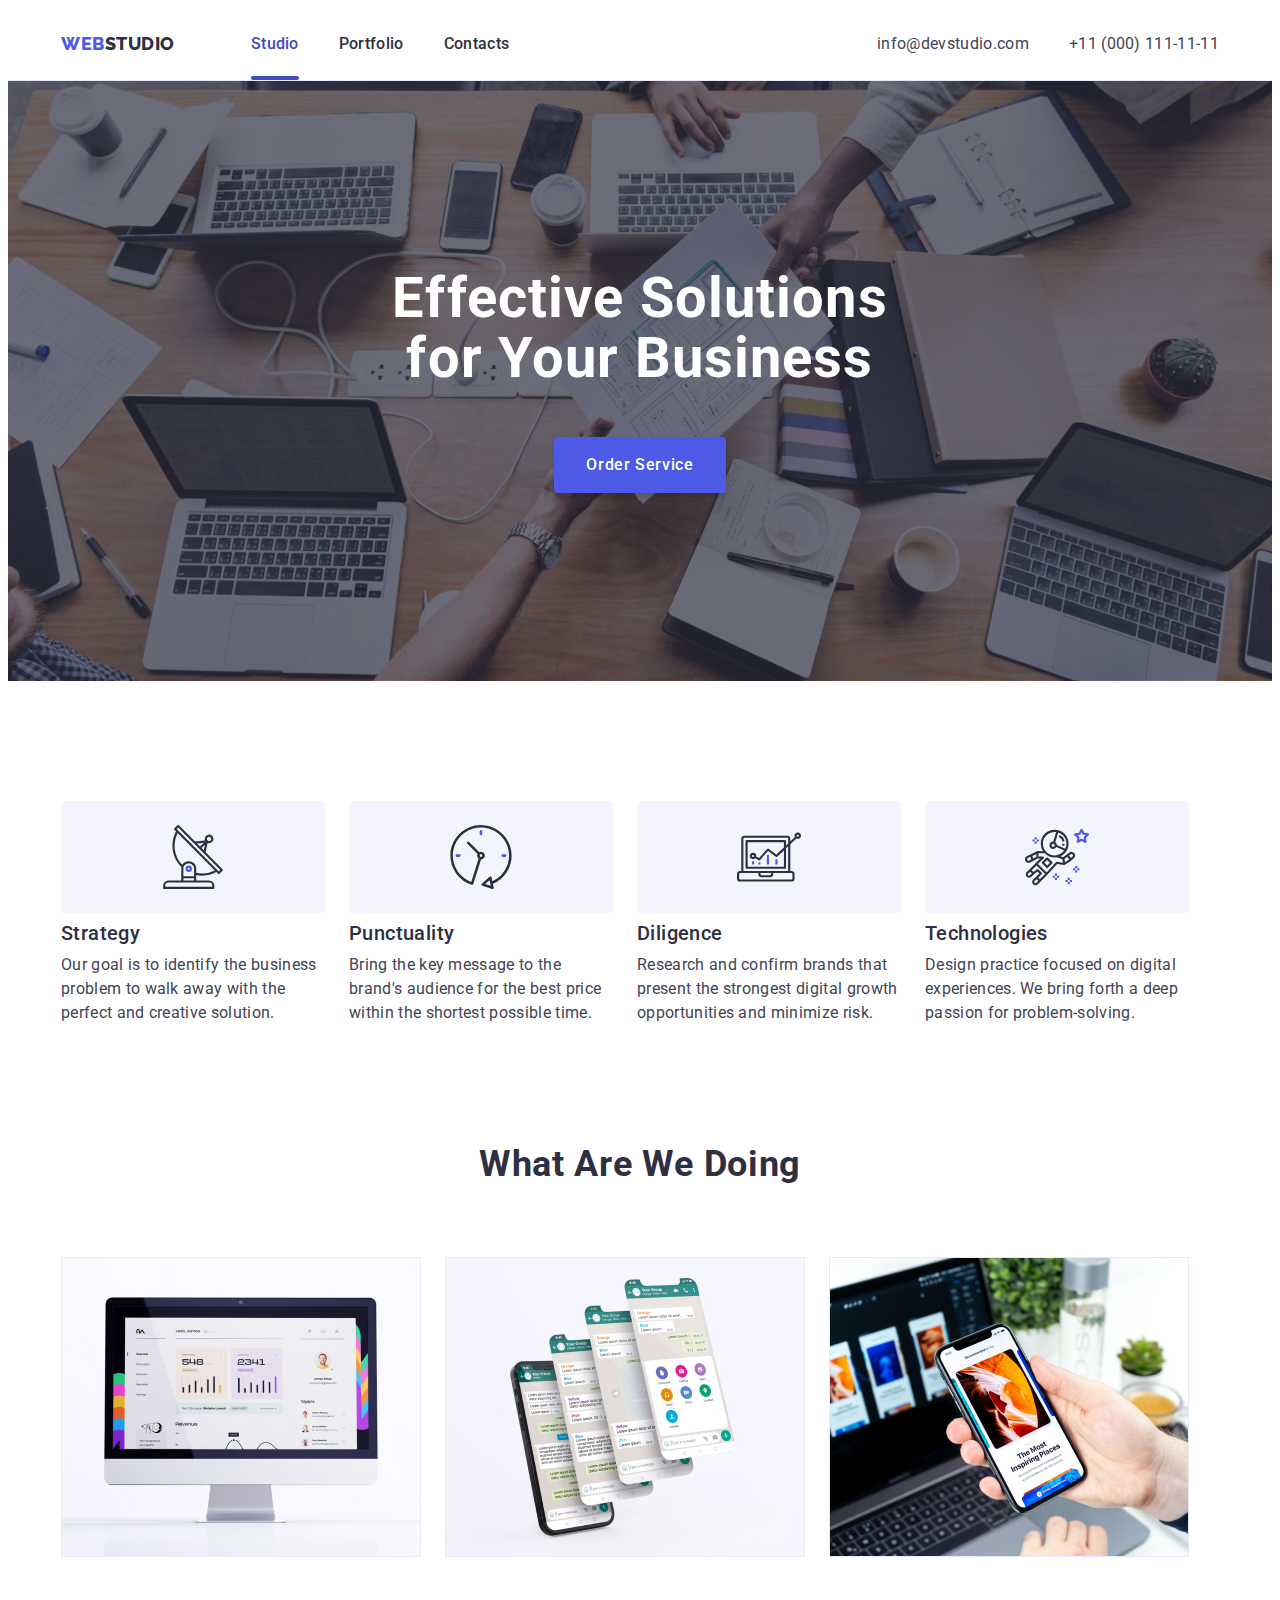
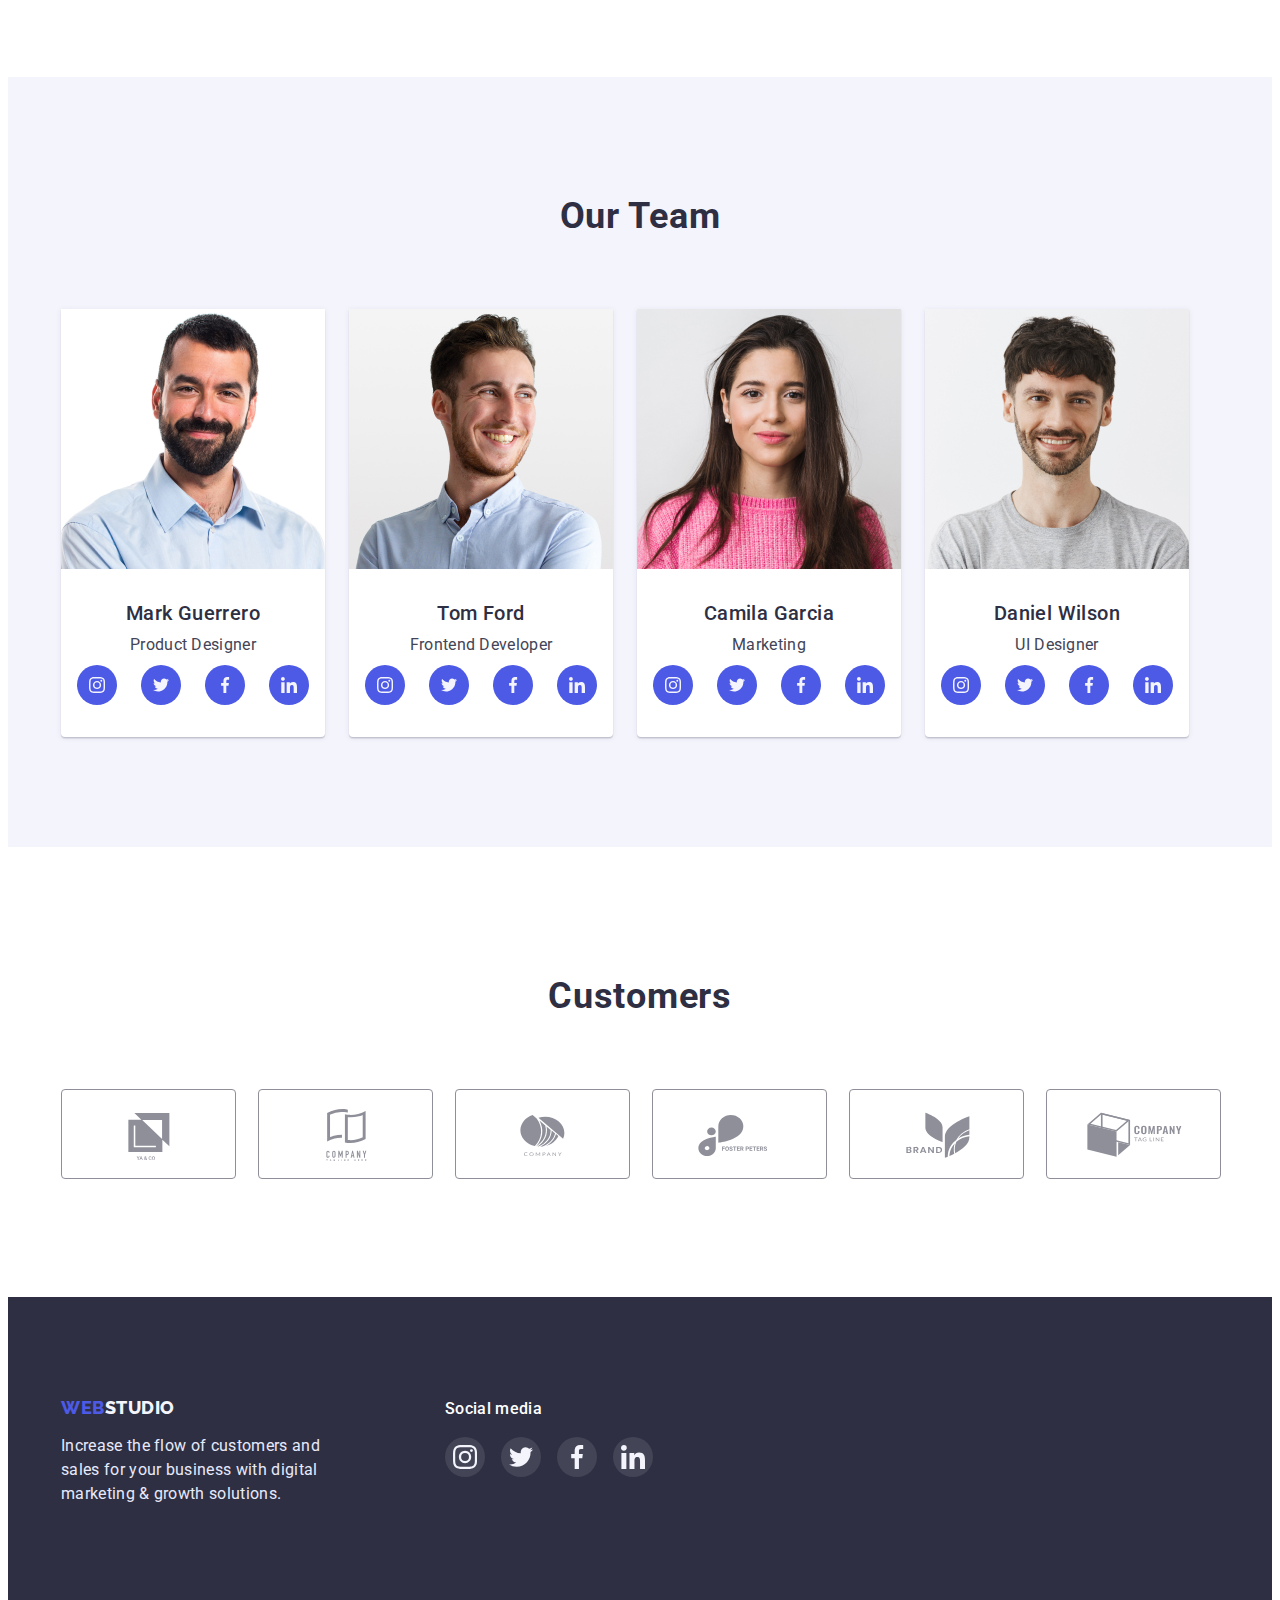
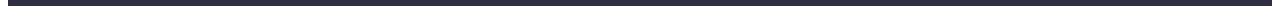
<file: index.html>
<!DOCTYPE html>
<html lang="en">
  <head>
    <meta charset="UTF-8" />
    <meta http-equiv="X-UA-Compatible" content="IE=edge" />
    <meta name="viewport" content="width=device-width, initial-scale=1.0" />
    <title>WebStudio</title>
    <link rel="preconnect" href="https://fonts.googleapis.com" />
    <link rel="preconnect" href="https://fonts.gstatic.com" crossorigin />
    <link
      href="https://fonts.googleapis.com/css2?family=Raleway:wght@800&family=Roboto:wght@400;500;700;900&display=swap"
      rel="stylesheet"
    />
    <link
      rel="stylesheet"
      href="https://cdnjs.cloudflare.com/ajax/libs/modern-normalize/1.1.0/modern-normalize.min.css"
      integrity="sha512-wpPYUAdjBVSE4KJnH1VR1HeZfpl1ub8YT/NKx4PuQ5NmX2tKuGu6U/JRp5y+Y8XG2tV+wKQpNHVUX03MfMFn9Q=="
      crossorigin="anonymous"
      referrerpolicy="no-referrer"
    />
    <link rel="stylesheet" href="./css/styles.css" />
  </head>

  <body>
    <header class="header">
      <div class="container header-container">
        <nav class="header-navigation">
          <a class="header-logo link" href="./index.html"
            ><span class="header-logo-part">Web</span>Studio</a
          >
          <ul class="header-list list">
            <li class="header-item">
              <a class="header-link link current" href="./index.html">Studio</a>
            </li>
            <li class="header-item">
              <a class="header-link link" href="./portfolio.html">Portfolio</a>
            </li>
            <li class="header-item">
              <a class="header-link link" href="">Contacts</a>
            </li>
          </ul>
        </nav>

        <address class="header-address">
          <ul class="header-address-list list">
            <li class="header-address-item">
              <a
                class="header-address-link link"
                href="mailto:info@devstudio.com"
                >info@devstudio.com</a
              >
            </li>
            <li class="header-address-item">
              <a class="header-address-link link" href="tel:+110001111111"
                >+11 (000) 111-11-11</a
              >
            </li>
          </ul>
        </address>
      </div>
    </header>

    <main>
      <section class="hero">
        <div class="container">
          <h1 class="hero-title">Effective Solutions for Your Business</h1>
          <button class="hero-btn" type="button" data-modal-open>
            Order Service
          </button>
        </div>
      </section>

      <section class="features">
        <div class="container">
          <h2 class="visually-hidden">Company's features</h2>

          <ul class="features-list list">
            <li class="features-item">
              <div class="features-item-icons">
                <svg class="features-icon" width="64" height="64">
                  <use href="./images/icons.svg#icon-antenna"></use>
                </svg>
              </div>
              <h3 class="features-item-title">Strategy</h3>
              <p class="features-item-text">
                Our goal is to identify the business problem to walk away with
                the perfect and creative solution.
              </p>
            </li>

            <li class="features-item">
              <div class="features-item-icons">
                <svg class="features-icon" width="64" height="64">
                  <use href="./images/icons.svg#icon-clock"></use>
                </svg>
              </div>
              <h3 class="features-item-title">Punctuality</h3>
              <p class="features-item-text">
                Bring the key message to the brand's audience for the best price
                within the shortest possible time.
              </p>
            </li>

            <li class="features-item">
              <div class="features-item-icons">
                <svg class="features-icon" width="64" height="64">
                  <use href="./images/icons.svg#icon-diagram"></use>
                </svg>
              </div>
              <h3 class="features-item-title">Diligence</h3>
              <p class="features-item-text">
                Research and confirm brands that present the strongest digital
                growth opportunities and minimize risk.
              </p>
            </li>

            <li class="features-item">
              <div class="features-item-icons">
                <svg class="features-icon" width="64" height="64">
                  <use href="./images/icons.svg#icon-astronaut"></use>
                </svg>
              </div>
              <h3 class="features-item-title">Technologies</h3>
              <p class="features-item-text">
                Design practice focused on digital experiences. We bring forth a
                deep passion for problem-solving.
              </p>
            </li>
          </ul>
        </div>
      </section>

      <section class="doing">
        <div class="container">
          <h2 class="doing-title">What are we doing</h2>

          <ul class="doing-list list">
            <li>
              <img src="./images/img1.jpg" alt="Computer display" width="360" />
            </li>

            <li>
              <img
                src="./images/img2.jpg"
                alt="Cell phone showing the app"
                width="360"
              />
            </li>

            <li>
              <img
                src="./images/img3.jpg"
                alt="Cell phone with an open web page"
                width="360"
              />
            </li>
          </ul>
        </div>
      </section>

      <section class="team">
        <div class="container">
          <h2 class="team-title">Our Team</h2>
          <ul class="team-list list">
            <li class="team-item">
              <img
                src="./images/img-photo1.jpg"
                alt="Mark Guerrero"
                width="264"
              />
              <div class="team-item-wrap">
                <h3 class="team-item-title">Mark Guerrero</h3>
                <p class="team-item-text">Product Designer</p>
                <ul class="team-soc-list list">
                  <li class="team-soc-item">
                    <a href="" class="team-soc-link link">
                      <svg class="team-soc-icon" width="16" height="16">
                        <use href="./images/icons.svg#icon-instagram"></use>
                      </svg>
                    </a>
                  </li>
                  <li class="team-soc-item">
                    <a href="" class="team-soc-link link">
                      <svg class="team-soc-icon" width="16" height="16">
                        <use href="./images/icons.svg#icon-twitter"></use>
                      </svg>
                    </a>
                  </li>
                  <li class="team-soc-item">
                    <a href="" class="team-soc-link link">
                      <svg class="team-soc-icon" width="16" height="16">
                        <use href="./images/icons.svg#icon-facebook"></use>
                      </svg>
                    </a>
                  </li>
                  <li class="team-soc-item">
                    <a href="" class="team-soc-link link">
                      <svg class="team-soc-icon" width="16" height="16">
                        <use href="./images/icons.svg#icon-linkedin"></use>
                      </svg>
                    </a>
                  </li>
                </ul>
              </div>
            </li>

            <li class="team-item">
              <img src="./images/img-photo2.jpg" alt="Tom Ford" width="264" />
              <div class="team-item-wrap">
                <h3 class="team-item-title">Tom Ford</h3>
                <p class="team-item-text">Frontend Developer</p>
                <ul class="team-soc-list list">
                  <li class="team-soc-item">
                    <a href="" class="team-soc-link link">
                      <svg class="team-soc-icon" width="16" height="16">
                        <use href="./images/icons.svg#icon-instagram"></use>
                      </svg>
                    </a>
                  </li>
                  <li class="team-soc-item">
                    <a href="" class="team-soc-link link">
                      <svg class="team-soc-icon" width="16" height="16">
                        <use href="./images/icons.svg#icon-twitter"></use>
                      </svg>
                    </a>
                  </li>
                  <li class="team-soc-item">
                    <a href="" class="team-soc-link link">
                      <svg class="team-soc-icon" width="16" height="16">
                        <use href="./images/icons.svg#icon-facebook"></use>
                      </svg>
                    </a>
                  </li>
                  <li class="team-soc-item">
                    <a href="" class="team-soc-link link">
                      <svg class="team-soc-icon" width="16" height="16">
                        <use href="./images/icons.svg#icon-linkedin"></use>
                      </svg>
                    </a>
                  </li>
                </ul>
              </div>
            </li>

            <li class="team-item">
              <img
                src="./images/img-photo3.jpg"
                alt="Camila Garcia"
                width="264"
              />
              <div class="team-item-wrap">
                <h3 class="team-item-title">Camila Garcia</h3>
                <p class="team-item-text">Marketing</p>
                <ul class="team-soc-list list">
                  <li class="team-soc-item">
                    <a href="" class="team-soc-link link">
                      <svg class="team-soc-icon" width="16" height="16">
                        <use href="./images/icons.svg#icon-instagram"></use>
                      </svg>
                    </a>
                  </li>
                  <li class="team-soc-item">
                    <a href="" class="team-soc-link link">
                      <svg class="team-soc-icon" width="16" height="16">
                        <use href="./images/icons.svg#icon-twitter"></use>
                      </svg>
                    </a>
                  </li>
                  <li class="team-soc-item">
                    <a href="" class="team-soc-link link">
                      <svg class="team-soc-icon" width="16" height="16">
                        <use href="./images/icons.svg#icon-facebook"></use>
                      </svg>
                    </a>
                  </li>
                  <li class="team-soc-item">
                    <a href="" class="team-soc-link link">
                      <svg class="team-soc-icon" width="16" height="16">
                        <use href="./images/icons.svg#icon-linkedin"></use>
                      </svg>
                    </a>
                  </li>
                </ul>
              </div>
            </li>

            <li class="team-item">
              <img
                src="./images/img-photo4.jpg"
                alt="Daniel Wilson"
                width="264"
              />
              <div class="team-item-wrap">
                <h3 class="team-item-title">Daniel Wilson</h3>
                <p class="team-item-text">UI Designer</p>
                <ul class="team-soc-list list">
                  <li class="team-soc-item">
                    <a href="" class="team-soc-link link">
                      <svg class="team-soc-icon" width="16" height="16">
                        <use href="./images/icons.svg#icon-instagram"></use>
                      </svg>
                    </a>
                  </li>
                  <li class="team-soc-item">
                    <a href="" class="team-soc-link link">
                      <svg class="team-soc-icon" width="16" height="16">
                        <use href="./images/icons.svg#icon-twitter"></use>
                      </svg>
                    </a>
                  </li>
                  <li class="team-soc-item">
                    <a href="" class="team-soc-link link">
                      <svg class="team-soc-icon" width="16" height="16">
                        <use href="./images/icons.svg#icon-facebook"></use>
                      </svg>
                    </a>
                  </li>
                  <li class="team-soc-item">
                    <a href="" class="team-soc-link link">
                      <svg class="team-soc-icon" width="16" height="16">
                        <use href="./images/icons.svg#icon-linkedin"></use>
                      </svg>
                    </a>
                  </li>
                </ul>
              </div>
            </li>
          </ul>
        </div>
      </section>

      <section class="customers">
        <div class="container">
          <h2 class="customers-title">Customers</h2>
          <ul class="customers-list list">
            <li class="customers-item">
              <a href="" class="customers-link link">
                <svg class="customers-icon" width="104" height="56">
                  <use href="./images/icons.svg#icon-logo1"></use>
                </svg>
              </a>
            </li>
            <li class="customers-item">
              <a href="" class="customers-link link">
                <svg class="customers-icon" width="104" height="56">
                  <use href="./images/icons.svg#icon-logo2"></use>
                </svg>
              </a>
            </li>
            <li class="customers-item">
              <a href="" class="customers-link link">
                <svg class="customers-icon" width="104" height="56">
                  <use href="./images/icons.svg#icon-logo3"></use>
                </svg>
              </a>
            </li>
            <li class="customers-item">
              <a href="" class="customers-link link">
                <svg class="customers-icon" width="104" height="56">
                  <use href="./images/icons.svg#icon-logo4"></use>
                </svg>
              </a>
            </li>
            <li class="customers-item">
              <a href="" class="customers-link link">
                <svg class="customers-icon" width="104" height="56">
                  <use href="./images/icons.svg#icon-logo5"></use>
                </svg>
              </a>
            </li>
            <li class="customers-item">
              <a href="" class="customers-link link">
                <svg class="customers-icon" width="104" height="56">
                  <use href="./images/icons.svg#icon-logo6"></use>
                </svg>
              </a>
            </li>
          </ul>
        </div>
      </section>
    </main>
    <div class="backdrop is-hidden" data-modal>
      <div class="modal">
        <button type="button" class="modal-close" data-modal-close>
          <svg class="modal-close-button" width="8" height="8">
            <use href="./images/icons.svg#icon-close-button"></use>
          </svg>
        </button>
      </div>
    </div>

    <footer class="footer">
      <div class="container footer-container">
        <div>
          <a class="footer-logo link" href="./index.html">
            <span class="footer-logo-part">Web</span>Studio</a
          >
          <p class="footer-text">
            Increase the flow of customers and sales for your business with
            digital marketing & growth solutions.
          </p>
        </div>
        <div class="footer-soc">
          <p class="footer-soc-title">Social media</p>
          <ul class="footer-soc-list list">
            <li class="footer-soc-item">
              <a href="" class="footer-soc-link">
                <svg class="footer-soc-icon" width="24" height="24">
                  <use href="./images/icons.svg#icon-instagram"></use>
                </svg>
              </a>
            </li>
            <li class="footer-soc-item">
              <a href="" class="footer-soc-link">
                <svg class="footer-soc-icon" width="24" height="24">
                  <use href="./images/icons.svg#icon-twitter"></use>
                </svg>
              </a>
            </li>
            <li class="footer-soc-item">
              <a href="" class="footer-soc-link">
                <svg class="footer-soc-icon" width="24" height="24">
                  <use href="./images/icons.svg#icon-facebook"></use>
                </svg>
              </a>
            </li>
            <li class="footer-soc-item">
              <a href="" class="footer-soc-link">
                <svg class="footer-soc-icon" width="24" height="24">
                  <use href="./images/icons.svg#icon-linkedin"></use>
                </svg>
              </a>
            </li>
          </ul>
        </div>
      </div>
    </footer>
    <script src="./js/modal.js"></script>
  </body>
</html>
</file>
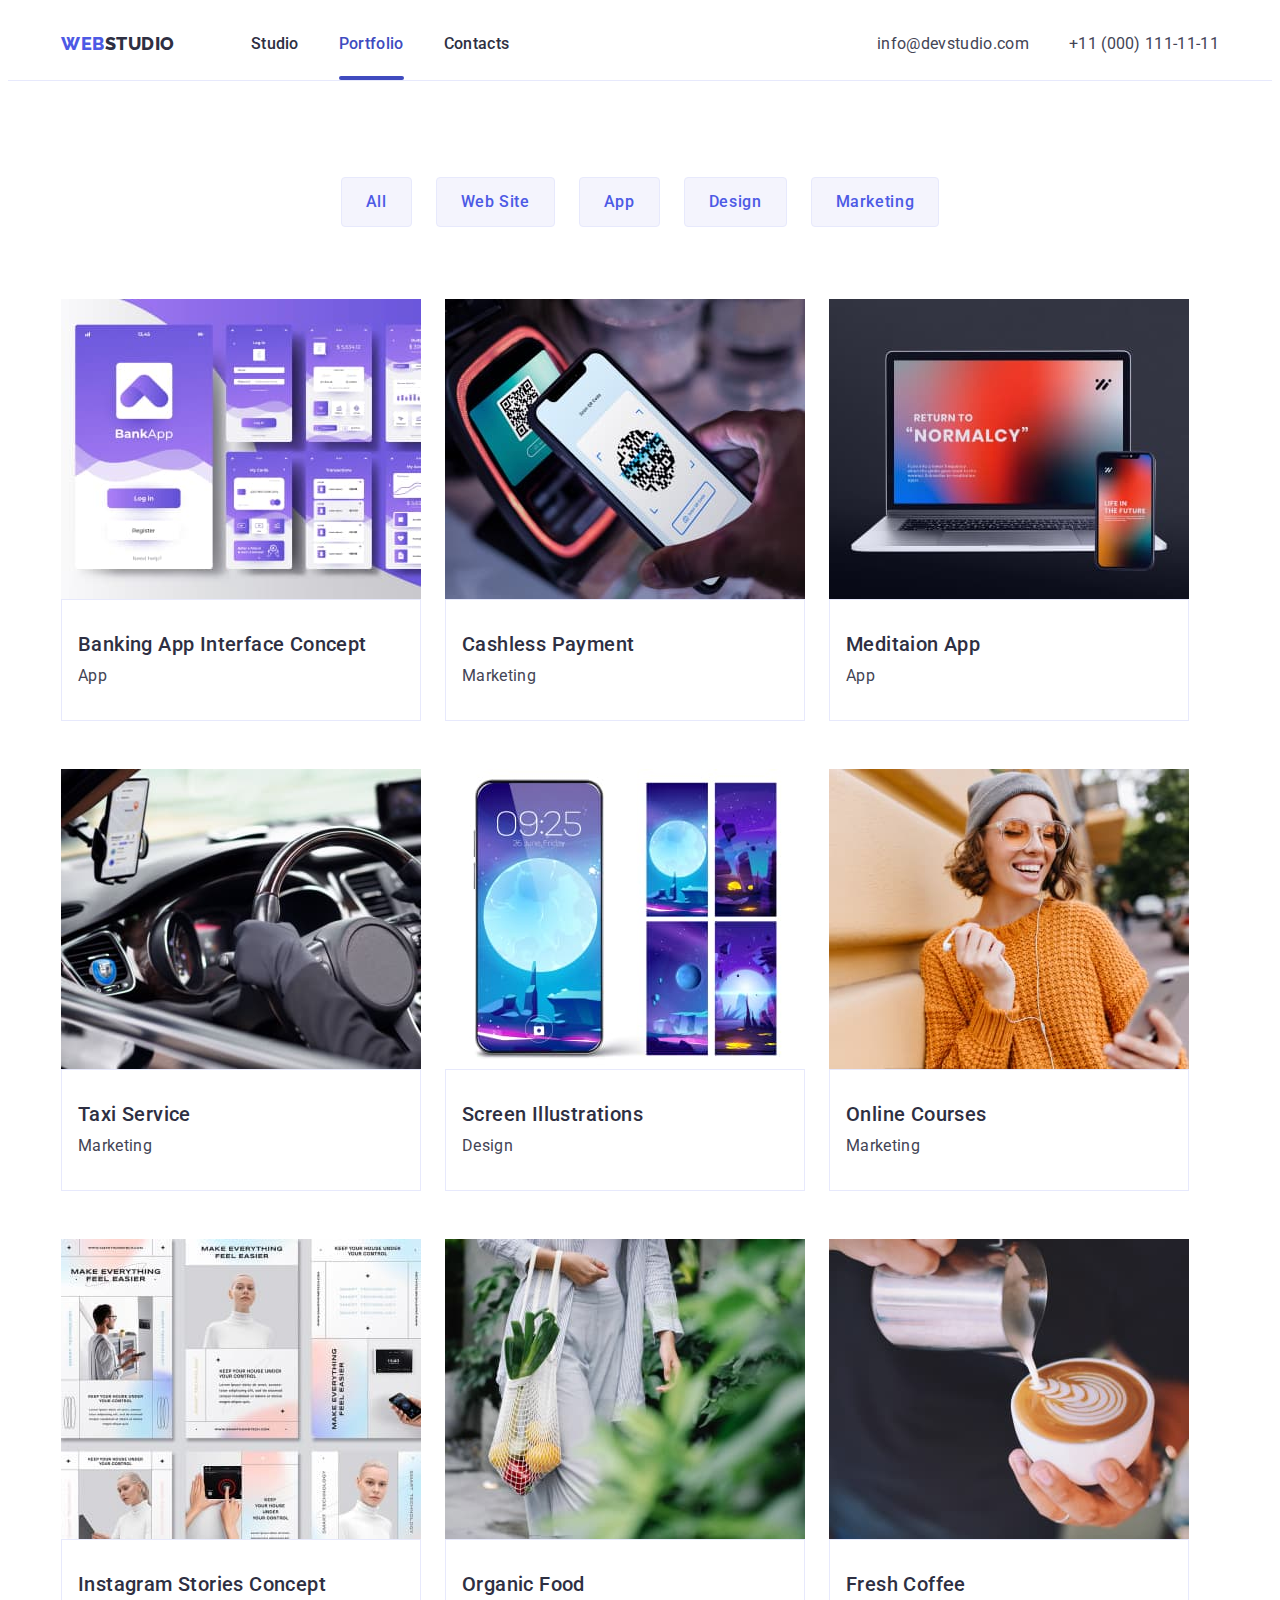
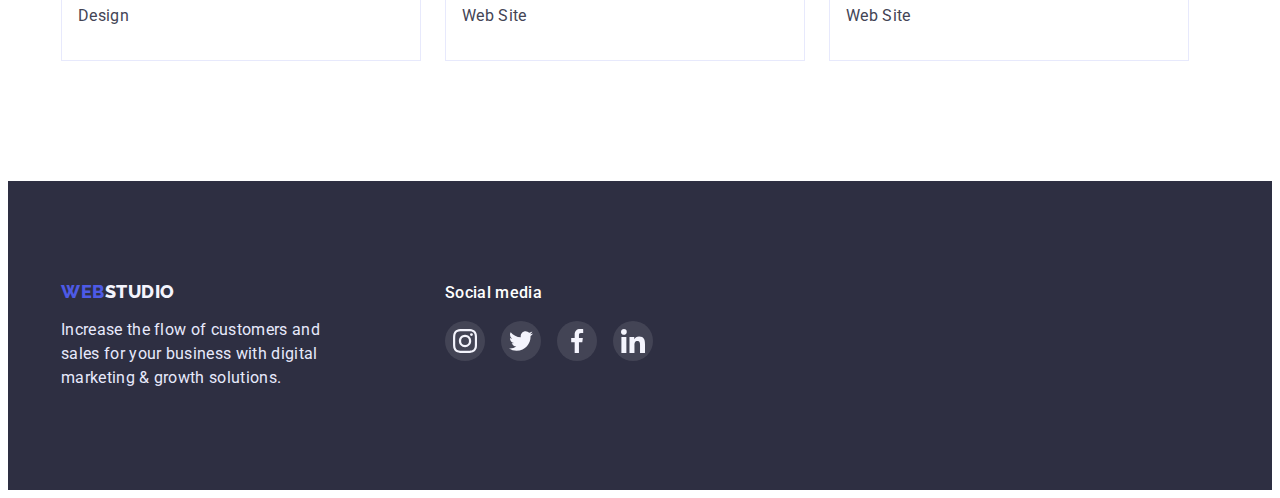
<file: portfolio.html>
<!DOCTYPE html>
<html lang="en">
  <head>
    <meta charset="UTF-8" />
    <meta http-equiv="X-UA-Compatible" content="IE=edge" />
    <meta name="viewport" content="width=device-width, initial-scale=1.0" />
    <title>Portfolio</title>

    <link rel="preconnect" href="https://fonts.googleapis.com" />
    <link rel="preconnect" href="https://fonts.gstatic.com" crossorigin />
    <link
      href="https://fonts.googleapis.com/css2?family=Raleway:wght@800&family=Roboto:wght@400;500;700;900&display=swap"
      rel="stylesheet"
    />
    <link
      rel="stylesheet"
      href="https://cdnjs.cloudflare.com/ajax/libs/modern-normalize/1.1.0/modern-normalize.min.css"
      integrity="sha512-wpPYUAdjBVSE4KJnH1VR1HeZfpl1ub8YT/NKx4PuQ5NmX2tKuGu6U/JRp5y+Y8XG2tV+wKQpNHVUX03MfMFn9Q=="
      crossorigin="anonymous"
      referrerpolicy="no-referrer"
    />
    <link rel="stylesheet" href="./css/styles.css" />
  </head>
  <body>
    <header class="header">
      <div class="container header-container">
        <nav class="header-navigation">
          <a class="header-logo link" href="./index.html"
            ><span class="header-logo-part">Web</span>Studio</a
          >
          <ul class="header-list list">
            <li class="header-item">
              <a class="header-link link" href="./index.html">Studio</a>
            </li>
            <li class="header-item">
              <a class="header-link link current" href="./portfolio.html"
                >Portfolio</a
              >
            </li>
            <li class="header-item">
              <a class="header-link link" href="">Contacts</a>
            </li>
          </ul>
        </nav>

        <address class="header-address">
          <ul class="header-address-list list">
            <li class="header-address-item">
              <a
                class="header-address-link link"
                href="mailto:info@devstudio.com"
                >info@devstudio.com</a
              >
            </li>
            <li class="header-address-item">
              <a class="header-address-link link" href="tel:+110001111111"
                >+11 (000) 111-11-11</a
              >
            </li>
          </ul>
        </address>
      </div>
    </header>
    <main>
      <section class="portfolio">
        <div class="container">
          <h1 class="visually-hidden">Poftfolio</h1>
          <ul class="portfolio-list list">
            <li class="portfolio-item">
              <button class="portfolio-item-btn" type="button">All</button>
            </li>
            <li class="portfolio-item">
              <button class="portfolio-item-btn" type="button">Web Site</button>
            </li>
            <li class="portfolio-item">
              <button class="portfolio-item-btn" type="button">App</button>
            </li>
            <li class="portfolio-item">
              <button class="portfolio-item-btn" type="button">Design</button>
            </li>
            <li class="portfolio-item">
              <button class="portfolio-item-btn" type="button">
                Marketing
              </button>
            </li>
          </ul>

          <ul class="portfolio-box list">
            <li class="portfolio-box-item">
              <a class="portfolio-box-link link" href="">
                <div class="portfolio-cover-wrap">
                  <img
                    src="./images/images-portfolio/portfolio1.jpg"
                    alt="Interface of the banking application on the phone."
                    width="360"
                  />
                  <p class="portfolio-cover-text">
                    14 Stylish and User-Friendly App Design Concepts · Task
                    Manager App · Calorie Tracker App · Exotic Fruit Ecommerce
                    App · Cloud Storage App
                  </p>
                </div>
                <div class="portfolio-box-wrap">
                  <h2 class="portfolio-box-item-title">
                    Banking App Interface Concept
                  </h2>
                  <p class="portfolio-box-item-text">App</p>
                </div>
              </a>
            </li>
            <li class="portfolio-box-item">
              <a class="portfolio-box-link link" href="">
                <div class="portfolio-cover-wrap">
                  <img
                    src="./images/images-portfolio/portfolio2.jpg"
                    alt="The cell phone scans the barcode in order to make a cashless payment."
                    width="360"
                  />
                  <p class="portfolio-cover-text">
                    14 Stylish and User-Friendly App Design Concepts · Task
                    Manager App · Calorie Tracker App · Exotic Fruit Ecommerce
                    App · Cloud Storage App
                  </p>
                </div>
                <div class="portfolio-box-wrap">
                  <h2 class="portfolio-box-item-title">Cashless Payment</h2>
                  <p class="portfolio-box-item-text">Marketing</p>
                </div>
              </a>
            </li>
            <li class="portfolio-box-item">
              <a class="portfolio-box-link link" href="">
                <div class="portfolio-cover-wrap">
                  <img
                    src="./images/images-portfolio/portfolio3.jpg"
                    alt="The main page of the meditation app is shown on the cell phone and laptop screens next to each other."
                    width="360"
                  />
                  <p class="portfolio-cover-text">
                    14 Stylish and User-Friendly App Design Concepts · Task
                    Manager App · Calorie Tracker App · Exotic Fruit Ecommerce
                    App · Cloud Storage App
                  </p>
                </div>
                <div class="portfolio-box-wrap">
                  <h2 class="portfolio-box-item-title">Meditaion App</h2>
                  <p class="portfolio-box-item-text">App</p>
                </div>
              </a>
            </li>
            <li class="portfolio-box-item">
              <a class="portfolio-box-link link" href="">
                <div class="portfolio-cover-wrap">
                  <img
                    src="./images/images-portfolio/portfolio4.jpg"
                    alt="A view from the window of the interior of a car driven by a person using the taxi service."
                    width="360"
                  />
                  <p class="portfolio-cover-text">
                    14 Stylish and User-Friendly App Design Concepts · Task
                    Manager App · Calorie Tracker App · Exotic Fruit Ecommerce
                    App · Cloud Storage App
                  </p>
                </div>
                <div class="portfolio-box-wrap">
                  <h2 class="portfolio-box-item-title">Taxi Service</h2>
                  <p class="portfolio-box-item-text">Marketing</p>
                </div>
              </a>
            </li>
            <li class="portfolio-box-item">
              <a class="portfolio-box-link link" href="">
                <div class="portfolio-cover-wrap">
                  <img
                    src="./images/images-portfolio/portfolio5.jpg"
                    alt="Phone screen and 4 options of wallpapers on the phone with the image of the moon."
                    width="360"
                  />
                  <p class="portfolio-cover-text">
                    14 Stylish and User-Friendly App Design Concepts · Task
                    Manager App · Calorie Tracker App · Exotic Fruit Ecommerce
                    App · Cloud Storage App
                  </p>
                </div>
                <div class="portfolio-box-wrap">
                  <h2 class="portfolio-box-item-title">Screen Illustrations</h2>
                  <p class="portfolio-box-item-text">Design</p>
                </div>
              </a>
            </li>
            <li class="portfolio-box-item">
              <a class="portfolio-box-link link" href="">
                <div class="portfolio-cover-wrap">
                  <img
                    src="./images/images-portfolio/portfolio6.jpg"
                    alt="Smiling girl holding a cell phone in her hand."
                    width="360"
                  />
                  <p class="portfolio-cover-text">
                    14 Stylish and User-Friendly App Design Concepts · Task
                    Manager App · Calorie Tracker App · Exotic Fruit Ecommerce
                    App · Cloud Storage App
                  </p>
                </div>
                <div class="portfolio-box-wrap">
                  <h2 class="portfolio-box-item-title">Online Courses</h2>
                  <p class="portfolio-box-item-text">Marketing</p>
                </div>
              </a>
            </li>
            <li class="portfolio-box-item">
              <a class="portfolio-box-link link" href="">
                <div class="portfolio-cover-wrap">
                  <img
                    src="./images/images-portfolio/portfolio7.jpg"
                    alt="Examples of stories for an Instagram page."
                    width="360"
                  />
                  <p class="portfolio-cover-text">
                    14 Stylish and User-Friendly App Design Concepts · Task
                    Manager App · Calorie Tracker App · Exotic Fruit Ecommerce
                    App · Cloud Storage App
                  </p>
                </div>
                <div class="portfolio-box-wrap">
                  <h2 class="portfolio-box-item-title">
                    Instagram Stories Concept
                  </h2>
                  <p class="portfolio-box-item-text">Design</p>
                </div>
              </a>
            </li>
            <li class="portfolio-box-item">
              <a class="portfolio-box-link link" href="">
                <div class="portfolio-cover-wrap">
                  <img
                    src="./images/images-portfolio/portfolio8.jpg"
                    alt="Examples of stories for an Instagram page."
                    width="360"
                  />
                  <p class="portfolio-cover-text">
                    14 Stylish and User-Friendly App Design Concepts · Task
                    Manager App · Calorie Tracker App · Exotic Fruit Ecommerce
                    App · Cloud Storage App
                  </p>
                </div>
                <div class="portfolio-box-wrap">
                  <h2 class="portfolio-box-item-title">Organic Food</h2>
                  <p class="portfolio-box-item-text">Web Site</p>
                </div>
              </a>
            </li>
            <li class="portfolio-box-item">
              <a class="portfolio-box-link link" href="">
                <div class="portfolio-cover-wrap">
                  <img
                    src="./images/images-portfolio/portfolio9.jpg"
                    alt="Milk that is added to a cup of coffee."
                    width="360"
                  />
                  <p class="portfolio-cover-text">
                    14 Stylish and User-Friendly App Design Concepts · Task
                    Manager App · Calorie Tracker App · Exotic Fruit Ecommerce
                    App · Cloud Storage App
                  </p>
                </div>
                <div class="portfolio-box-wrap">
                  <h2 class="portfolio-box-item-title">Fresh Coffee</h2>
                  <p class="portfolio-box-item-text">Web Site</p>
                </div>
              </a>
            </li>
          </ul>
        </div>
      </section>
    </main>
    <footer class="footer">
      <div class="container footer-container">
        <div>
          <a class="footer-logo link" href="./index.html">
            <span class="footer-logo-part">Web</span>Studio</a
          >
          <p class="footer-text">
            Increase the flow of customers and sales for your business with
            digital marketing & growth solutions.
          </p>
        </div>
        <div class="footer-soc">
          <h3 class="footer-soc-title">Social media</h3>
          <ul class="footer-soc-list list">
            <li class="footer-soc-item">
              <a href="" class="footer-soc-link">
                <svg class="footer-soc-icon" width="24" height="24">
                  <use href="./images/icons.svg#icon-instagram"></use>
                </svg>
              </a>
            </li>
            <li class="footer-soc-item">
              <a href="" class="footer-soc-link">
                <svg class="footer-soc-icon" width="24" height="24">
                  <use href="./images/icons.svg#icon-twitter"></use>
                </svg>
              </a>
            </li>
            <li class="footer-soc-item">
              <a href="" class="footer-soc-link">
                <svg class="footer-soc-icon" width="24" height="24">
                  <use href="./images/icons.svg#icon-facebook"></use>
                </svg>
              </a>
            </li>
            <li class="footer-soc-item">
              <a href="" class="footer-soc-link">
                <svg class="footer-soc-icon" width="24" height="24">
                  <use href="./images/icons.svg#icon-linkedin"></use>
                </svg>
              </a>
            </li>
          </ul>
        </div>
      </div>
    </footer>
  </body>
</html>
</file>
<file: css/styles.css>
:root {
  --primary-brand-color: #4d5ae5;
  --pressed-state-color: #404bbf;
  --dark-color: #2e2f42;
  --success-color: #31d0aa;
  --subtle-text-color: #8e8f99;
  --accent-color: #e7e9fc;
  --light-color: #f4f4fd;
  --modal-overlay-color: #2e2f42;
  --hero-background: #2e2f42;
  --text-color: #434455;
  --additional-color: #ffffff;
  --header-border-color: #e7e9fc;
  --lgdt-hero: linear-gradient(rgba(46, 47, 66, 0.7), rgba(46, 47, 66, 0.7));
  --hover-transition: 250ms cubic-bezier(0.4, 0, 0.2, 1);
  --modal-bg-color: #fcfcfc;
}

p,
h1,
h2,
h3,
h4,
h5,
h6 {
  margin: 0;
}

ul {
  margin: 0;
  padding-left: 0;
}
img {
  display: block;
}

body {
  font-family: Roboto, sans-serif;
  color: var(--text-color);
  background-color: var(--additional-color);
  font-size: 16px;
}

.container {
  width: 1158px;
  padding-left: 15px;
  padding-right: 15px;
  margin: 0 auto;
}

.link {
  text-decoration: none;
}
.list {
  list-style: none;
}
.visually-hidden {
  position: absolute;
  white-space: nowrap;
  width: 1px;
  height: 1px;
  overflow: hidden;
  border: 0;
  padding: 0;
  clip: rect(0 0 0 0);
  clip-path: inset(50%);
  margin: -1px;
}

/*--------------------HEADER---------------------*/

.header {
  padding-top: 24px;
  padding-bottom: 24px;
  border-bottom: 1px solid var(--header-border-color);
}
.header-container {
  display: flex;
  align-items: center;
}
.header-navigation {
  display: flex;
  align-items: center;
  margin-right: auto;
}
.header-logo {
  font-family: Raleway, sans-serif;
  font-weight: 800;
  font-size: 18px;
  line-height: 1.33;
  letter-spacing: 0.03em;
  text-transform: uppercase;
  color: var(--dark-color);
  margin-right: 76px;
}
.header-logo-part {
  color: var(--primary-brand-color);
}

.header-list {
  display: flex;
  gap: 40px;
}
.header-item {
}
.header-link {
  font-weight: 500;
  font-size: 16px;
  line-height: 1.5;
  letter-spacing: 0.02em;
  color: var(--dark-color);
  transition: color var(--hover-transition);
  position: relative;
}
.header-link:hover,
.header-link:focus,
.header-link.current {
  color: var(--pressed-state-color);
}
.header-link:active {
  color: var(--pressed-state-color);
}
.current::after {
  content: "";
  display: block;
  position: absolute;
  width: 100%;
  height: 4px;
  border-radius: 2px;
  left: 0;
  bottom: -27px;
  background-color: var(--pressed-state-color);
  pointer-events: none;
}
.header-address {
  font-style: normal;
}
.header-address-list {
  display: flex;
  gap: 40px;
}
.header-address-item {
}
.header-address-link {
  font-size: 16px;
  line-height: 1.5;
  letter-spacing: 0.02em;
  color: var(--text-color);
  transition: color var(--hover-transition);
}
.header-address-link:hover,
.header-address-link:focus {
  color: var(--pressed-state-color);
}

/*--------------------HERO---------------------*/
.hero {
  background-color: var(--hero-background);
  padding-top: 188px;
  padding-bottom: 188px;
  text-align: center;
  background-image: var(--lgdt-hero), url(../images/hero-bgd-min.jpg);
  background-position: center;
  background-repeat: no-repeat;
  background-size: cover;
  max-width: 1440px;
  margin: 0 auto;
}

.hero-title {
  margin: auto;
  font-weight: 700;
  font-size: 56px;
  line-height: 1.07;
  letter-spacing: 0.02em;
  color: var(--additional-color);
  margin-bottom: 48px;
  width: 496px;
}
.hero-btn {
  font-family: inherit;
  font-weight: 500;
  font-size: 16px;
  line-height: 1.5;
  letter-spacing: 0.04em;
  color: var(--additional-color);
  cursor: pointer;
  background: var(--primary-brand-color);
  border-radius: 4px;
  padding: 16px 32px;
  border: none;
  box-shadow: 0px 4px 4px rgba(0, 0, 0, 0.15);
  transition: background-color var(--hover-transition);
}
.hero-btn:hover,
.hero-btn:focus {
  background-color: var(--pressed-state-color);
}

/*--------------------FEATURES---------------------*/
.features {
  padding-top: 120px;
  padding-bottom: 120px;
}

.features-list {
  display: flex;
  gap: 24px;
}
.features-item {
  width: 264px;
}
.features-item-icons {
  display: flex;
  justify-content: center;
  align-items: center;
  height: 112px;
  background-color: var(--light-color);
  border-radius: 4px;
}
.features-icon {
}

.features-item-title {
  font-weight: 500;
  font-size: 20px;
  line-height: 1.2;
  letter-spacing: 0.02em;
  color: var(--dark-color);
  margin-top: 8px;
  margin-bottom: 8px;
}
.features-item-text {
  line-height: 1.5;
  letter-spacing: 0.02em;
}

/*--------------------DOING---------------------*/

.doing {
  padding-bottom: 120px;
}
.doing-title {
  font-weight: 700;
  font-size: 36px;
  line-height: 1.11;
  letter-spacing: 0.02em;
  text-transform: capitalize;
  color: var(--dark-color);
  text-align: center;
  margin-bottom: 72px;
}
.doing-list {
  display: flex;
  gap: 24px;
}

/*--------------------TEAM---------------------*/
.team {
  background-color: var(--light-color);
  padding-top: 120px;
  padding-bottom: 110px;
}
.team-title {
  font-weight: 700;
  font-size: 36px;
  line-height: 1.11;
  letter-spacing: 0.02em;
  text-transform: capitalize;
  color: var(--dark-color);
  margin-bottom: 72px;
  text-align: center;
}
.team-list {
  display: flex;
  gap: 24px;
}
.team-item {
  background-color: var(--additional-color);
  box-shadow: 0px 1px 6px rgba(46, 47, 66, 0.08),
    0px 1px 1px rgba(46, 47, 66, 0.16), 0px 2px 1px rgba(46, 47, 66, 0.08);
  border-radius: 0px 0px 4px 4px;
}
.team-item-wrap {
  padding-top: 32px;
  padding-bottom: 32px;
  text-align: center;
}
.team-item-title {
  font-weight: 500;
  font-size: 20px;
  line-height: 1.2;
  letter-spacing: 0.02em;
  color: var(--dark-color);
  margin-bottom: 8px;
}
.team-item-text {
  line-height: 1.5;
  letter-spacing: 0.02em;
  margin-bottom: 8px;
}
.team-soc-list {
  display: flex;
  justify-content: center;
  gap: 24px;
}

.team-soc-item {
  width: 40px;
  height: 40px;
}
.team-soc-link {
  width: 100%;
  height: 100%;
  border-radius: 50%;
  display: flex;
  justify-content: center;
  align-items: center;
  background-color: var(--primary-brand-color);
  transition: background-color var(--hover-transition);
}
.team-soc-link:is(:hover, :focus) {
  background-color: var(--pressed-state-color);
}

.team-soc-icon {
}

/*-------------------CUSTOMERS-------------------*/
.customers {
  padding-top: 130px;
  padding-bottom: 120px;
}

.customers-title {
  font-weight: 700;
  font-size: 36px;
  line-height: 1.11;
  text-align: center;
  letter-spacing: 0.02em;
  color: var(--modal-overlay-color);
  margin-bottom: 72px;
}

.customers-list {
  display: flex;
  gap: 24px;
}

.customers-item {
  width: calc((100% - 120px) / 6);
  height: 88px;
}

.customers-link {
  width: 100%;
  height: 100%;
  border: 1px solid var(--subtle-text-color);
  border-radius: 4px;
  display: flex;
  align-items: center;
  justify-content: center;
  transition: border-color var(--hover-transition);
}
.customers-link:is(:hover, :focus) {
  border-color: var(--pressed-state-color);
}

.customers-link:is(:hover, :focus) .customers-icon {
  fill: var(--pressed-state-color);
}

.customers-icon {
  fill: var(--subtle-text-color);
  transition: fill var(--hover-transition);
}

/*--------------------FOOTER---------------------*/
.footer {
  background-color: var(--hero-background);
  padding-top: 100px;
  padding-bottom: 100px;
}
.footer-logo {
  font-family: Raleway, sans-serif;
  font-weight: 800;
  font-size: 18px;
  line-height: calc(21 / 18);
  letter-spacing: 0.03em;
  text-transform: uppercase;
  color: var(--light-color);
}
.footer-logo-part {
  color: var(--primary-brand-color);
}
.footer-text {
  line-height: 1.5;
  letter-spacing: 0.02em;
  color: var(--accent-color);
  width: 264px;
  margin-top: 16px;
}
.footer-container {
  display: flex;
  gap: 120px;
  align-items: baseline;
}

.footer-soc {
}
.footer-soc-title {
  font-weight: 500;
  font-size: 16px;
  line-height: 1.5;
  letter-spacing: 0.02em;
  color: var(--additional-color);
  margin-bottom: 16px;
}
.footer-soc-list {
  display: flex;
  gap: 16px;
}

.footer-soc-item {
  width: 40px;
  height: 40px;
}

.footer-soc-link {
  width: 100%;
  height: 100%;
  border-radius: 50%;
  display: flex;
  justify-content: center;
  align-items: center;
  background-color: rgba(255, 255, 255, 0.1);
  transition-property: background-color;
  transition: background-color var(--hover-transition);
}
.footer-soc-icon {
}

.footer-soc-link:is(:hover, :focus) {
  background-color: var(--success-color);
}

/*-------------------------------PORTFOLIO-----------------------------------------*/
.portfolio {
  padding-top: 96px;
  padding-bottom: 120px;
}
.portfolio-list {
  display: flex;
  justify-content: center;
  gap: 24px;
  margin-bottom: 72px;
}
.portfolio-item {
}
.portfolio-item-btn {
  font-family: inherit;
  font-weight: 500;
  font-size: 16px;
  line-height: 1.5;
  letter-spacing: 0.04em;
  color: var(--primary-brand-color);
  cursor: pointer;
  background: var(--light-color);
  border: 1px solid var(--accent-color);
  border-radius: 4px;
  padding: 12px 24px;
  transition: color var(--hover-transition),
    background-color var(--hover-transition), box-shadow var(--hover-transition),
    border var(--hover-transition);
}

.portfolio-item-btn:hover,
.portfolio-item-btn:focus {
  color: var(--additional-color);
  background-color: var(--pressed-state-color);
  box-shadow: 0px 3px 1px rgba(0, 0, 0, 0.1), 0px 2px 1px rgba(0, 0, 0, 0.08),
    0px 2px 2px rgba(0, 0, 0, 0.12);
  border: 1px solid var(--pressed-state-color);
}
.portfolio-box {
  display: flex;
  flex-wrap: wrap;
  column-gap: 24px;
  row-gap: 48px;
}
.portfolio-box-item {
}

.portfolio-box-link {
  display: block;
  transition: box-shadow var(--hover-transition);
}

.portfolio-box-link:is(:hover, :focus) {
  box-shadow: 0px 1px 6px rgba(46, 47, 66, 0.08),
    0px 1px 1px rgba(46, 47, 66, 0.16), 0px 2px 1px rgba(46, 47, 66, 0.08);
}

.portfolio-box-link:hover .portfolio-cover-text {
  transform: translateY(0);
}
.portfolio-cover-wrap {
  position: relative;
  overflow: hidden;
}

.portfolio-cover-text {
  position: absolute;
  top: 0;
  font-weight: 400;
  font-size: 16px;
  line-height: 1.5;
  letter-spacing: 0.02em;
  color: var(--light-color);
  background-color: var(--primary-brand-color);
  padding: 40px 32px;
  height: 100%;
  transform: translateY(100%);
  transition: transform var(--hover-transition);
  overflow: auto;
}
.portfolio-box-wrap {
  padding-top: 32px;
  padding-bottom: 32px;
  padding-left: 16px;
  border: 1px solid var(--header-border-color);
}

.portfolio-box-item-title {
  font-weight: 500;
  font-size: 20px;
  line-height: 1.2;
  letter-spacing: 0.02em;
  color: var(--dark-color);
  margin-bottom: 8px;
}
.portfolio-box-item-text {
  line-height: 1.5;
  letter-spacing: 0.02em;
  color: var(--text-color);
}

.backdrop {
  position: fixed;
  top: 0;
  width: 100%;
  height: 100%;
  background-color: rgba(46, 47, 66, 0.4);
  transition: opacity 300ms linear, visibility 300ms linear;
}
.modal {
  position: absolute;
  top: 50%;
  left: 50%;
  transform: translate(-50%, -50%) skew(0);
  width: 408px;
  min-height: 576px;
  background-color: var(--modal-bg-color);
  padding: 24px;
  transition: transform 300ms linear;
}
.backdrop.is-hidden .modal {
  transform: translate(-50%, -50%) skew(90deg);
}

.modal-close {
  width: 24px;
  height: 24px;
  border: 1px solid rgba(0, 0, 0, 0.1);
  background-color: var(--accent-color);
  border-radius: 50%;
  display: flex;
  align-items: center;
  justify-content: center;
  margin-left: auto;
  padding: 0;
  cursor: pointer;
}

.is-hidden {
  visibility: hidden;
  opacity: 0;
  pointer-events: none;
}
</file>
